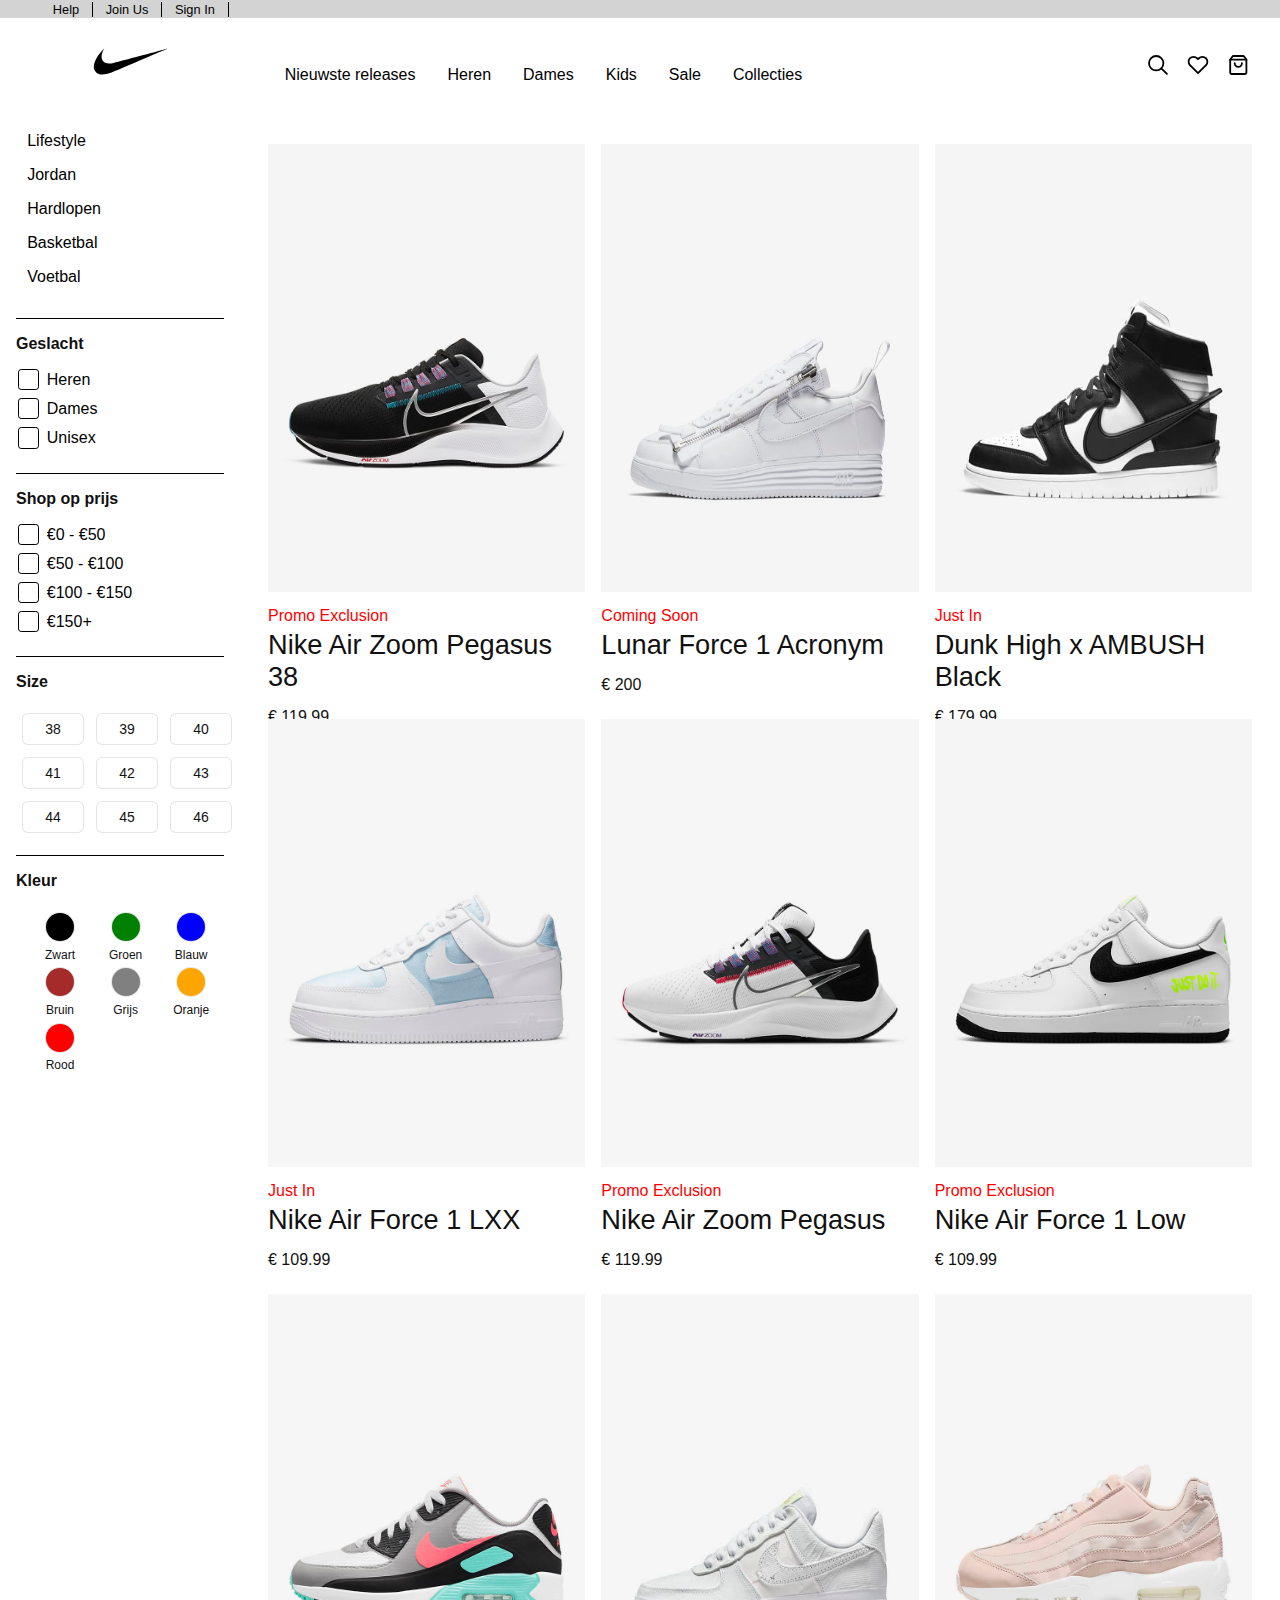
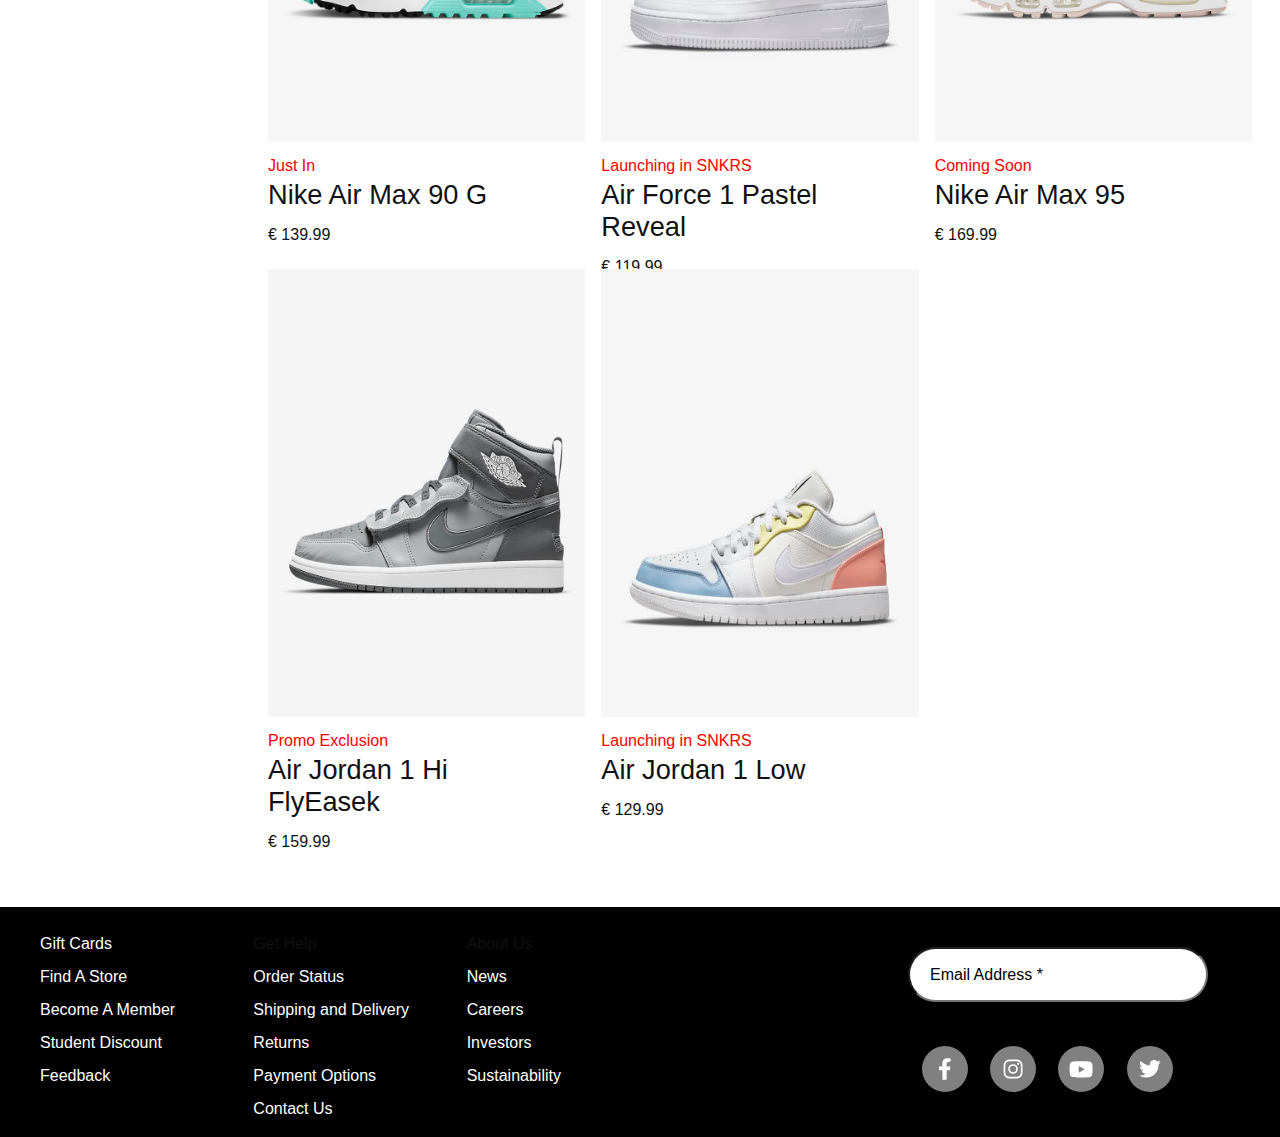
<file: index.html>
<html lang="en">
<head>
    <meta charset="UTF-8">
    <meta http-equiv="X-UA-Compatible" content="IE=edge">
    <meta name="viewport" content="width=device-width, initial-scale=1.0">
    <title>Kine Shop</title>

    <link rel="stylesheet" href="css/style.css">
</head>

<body id="overview">

    <header>

        <nav class="joinus-signin">
            <ul>
                <li><a href="#">Help</a></li>
                <li><a href="#">Join Us</a></li>
                <li><a href="#">Sign In</a></li>
            </ul>
        </nav>

        <nav class="header">
            <a href="index.html"><img class="logo" src="images/nike-logo.svg" alt="Logo van de website"></a>
            <ul>
                <li><a href="#">Nieuwste releases</a></li>
                <li><a href="#">Heren</a></li>
                <li><a href="#">Dames</a></li>
                <li><a href="#">Kids</a></li>
                <li><a href="#">Sale</a></li>
                <li><a href="#">Collecties</a></li>
            </ul>

            <ul class="search-wish-shopping">
                <button class="search-icon"><img src="images/icons/searchicon.svg" alt="search-icon"></button>
                <button class="wishlist-icon"><img src="images/icons/wishlisticoon.svg" alt="hartje"></button>
                <button class="shopping-bag-icon"><img src="images/icons/shoppingbagsicon.svg" alt="shopping-bag-icon" title="shopping bag"></button>
            </ul>
            
        </nav>

    </header>

    <main>

        <section class="filter">

            <ul class="categories">
                <li><a href="#">Lifestyle</a></li>
                <li><a href="#">Jordan</a></li>
                <li><a href="#">Hardlopen</a></li>
                <li><a href="#">Basketbal</a></li>
                <li><a href="#">Voetbal</a></li>
            </ul>

            <h3>Geslacht</h3>
            <ul class="geslacht">
                <li>
                    <input type="checkbox" id="heren" name="heren" value="heren"/>
                    <label for="heren">Heren</label>
                </li>
                <li>
                    <input type="checkbox" id="dames" name="dames" value="dames"/>
                    <label for="dames">Dames</label>
                </li>
                <li>
                    <input type="checkbox" id="unisex" name="unisex" value="unisex"/>
                    <label for="unisex">Unisex</label>
                </li>
            </ul>

            <h3>Shop op prijs</h3>
            <ul class="prijs">
                <li>
                    <input type="checkbox" id="0-50" name="0-50" value="0-50"/>
                    <label for="0-50">€0 - €50</label>
                </li>
                <li>
                    <input type="checkbox" id="50-100" name="50-100" value="50-100"/>
                    <label for="50-100">€50 - €100</label>
                </li>
                <li>
                    <input type="checkbox" id="100-150" name="100-150" value="100-150"/>
                    <label for="100-150">€100 - €150</label>
                </li>
                <li>
                    <input type="checkbox" id="150+" name="150+" value="150+"/>
                    <label for="150+">€150+</label>
                </li>
            </ul>

            <h3>Size</h3>
            <section class="size">
                <button>38</button>
                <button>39</button>
                <button>40</button>
                <button>41</button>
                <button>42</button>
                <button>43</button>
                <button>44</button>
                <button>45</button>
                <button>46</button>
            </section>

            <h3>Kleur</h3>
            <section class="kleur">
                <ul>
                    <li><button class="kleurzwart"></button>Zwart</li>
                    <li><button class="kleurgroen"></button>Groen</li>
                    <li><button class="kleurblauw"></button>Blauw</li>
                    <li><button class="kleurbruin"></button>Bruin</li>
                    <li><button class="kleurgrijs"></button>Grijs</li>
                    <li><button class="kleuroranje"></button>Oranje</li>
                    <li><button class="kleurrood"></button>Rood</li>
                </ul>
                
            </section>
                
        </section>

        <section class="mainsneakers"></section>
        
    </main>

    <footer>

        <section id="customer-service">

            <ul>
                <li><a href="#">Gift Cards</a></li>
                <li><a href="#">Find A Store</a></li>
                <li><a href="#">Become A Member</a></li>
                <li><a href="#">Student Discount</a></li>
                <li><a href="#">Feedback</a></li>
            </ul>
        
            <ul>
                <li>Get Help</li>
                <li><a href="#">Order Status</a></li>
                <li><a href="#">Shipping and Delivery</a></li>
                <li><a href="#">Returns</a></li>
                <li><a href="#">Payment Options</a></li>
                <li><a href="#">Contact Us</a></li>
            </ul>

            <ul>
                <li>About Us</li>
                <li><a href="#">News</a></li>
                <li><a href="#">Careers</a></li>
                <li><a href="#">Investors</a></li>
                <li><a href="#">Sustainability</a></li>
            </ul>

        </section>
        
        <div>
            
            <form action="#">
                <input type="email" id="email" placeholder="Email Address *" name="email">
                <button type="submit">Subscribe</button>
            </form>
            
            <ul class="social-media">
                <li><a href="#"><img src="images/icons/facebook-icon.svg" alt="facebook-icon"></a></li>
                <li><a href="#"><img src="images/icons/instagram-icon.svg" alt="instagram-icon"></a></li>
                <li><a href="#"><img src="images/icons/youtube-icon.svg" alt="youtube-icon"></a></li>
                <li><a href="#"><img src="images/icons/twitter-icon.svg" alt="twitter-icon"></a></li>
            </ul>
        </div>

    </footer>
    
    <script src="js/shoes.js"></script>
    <script src="js/shoe-overview.js"></script>
    <script src="js/main.js"></script>
</body>
</html>
</file>
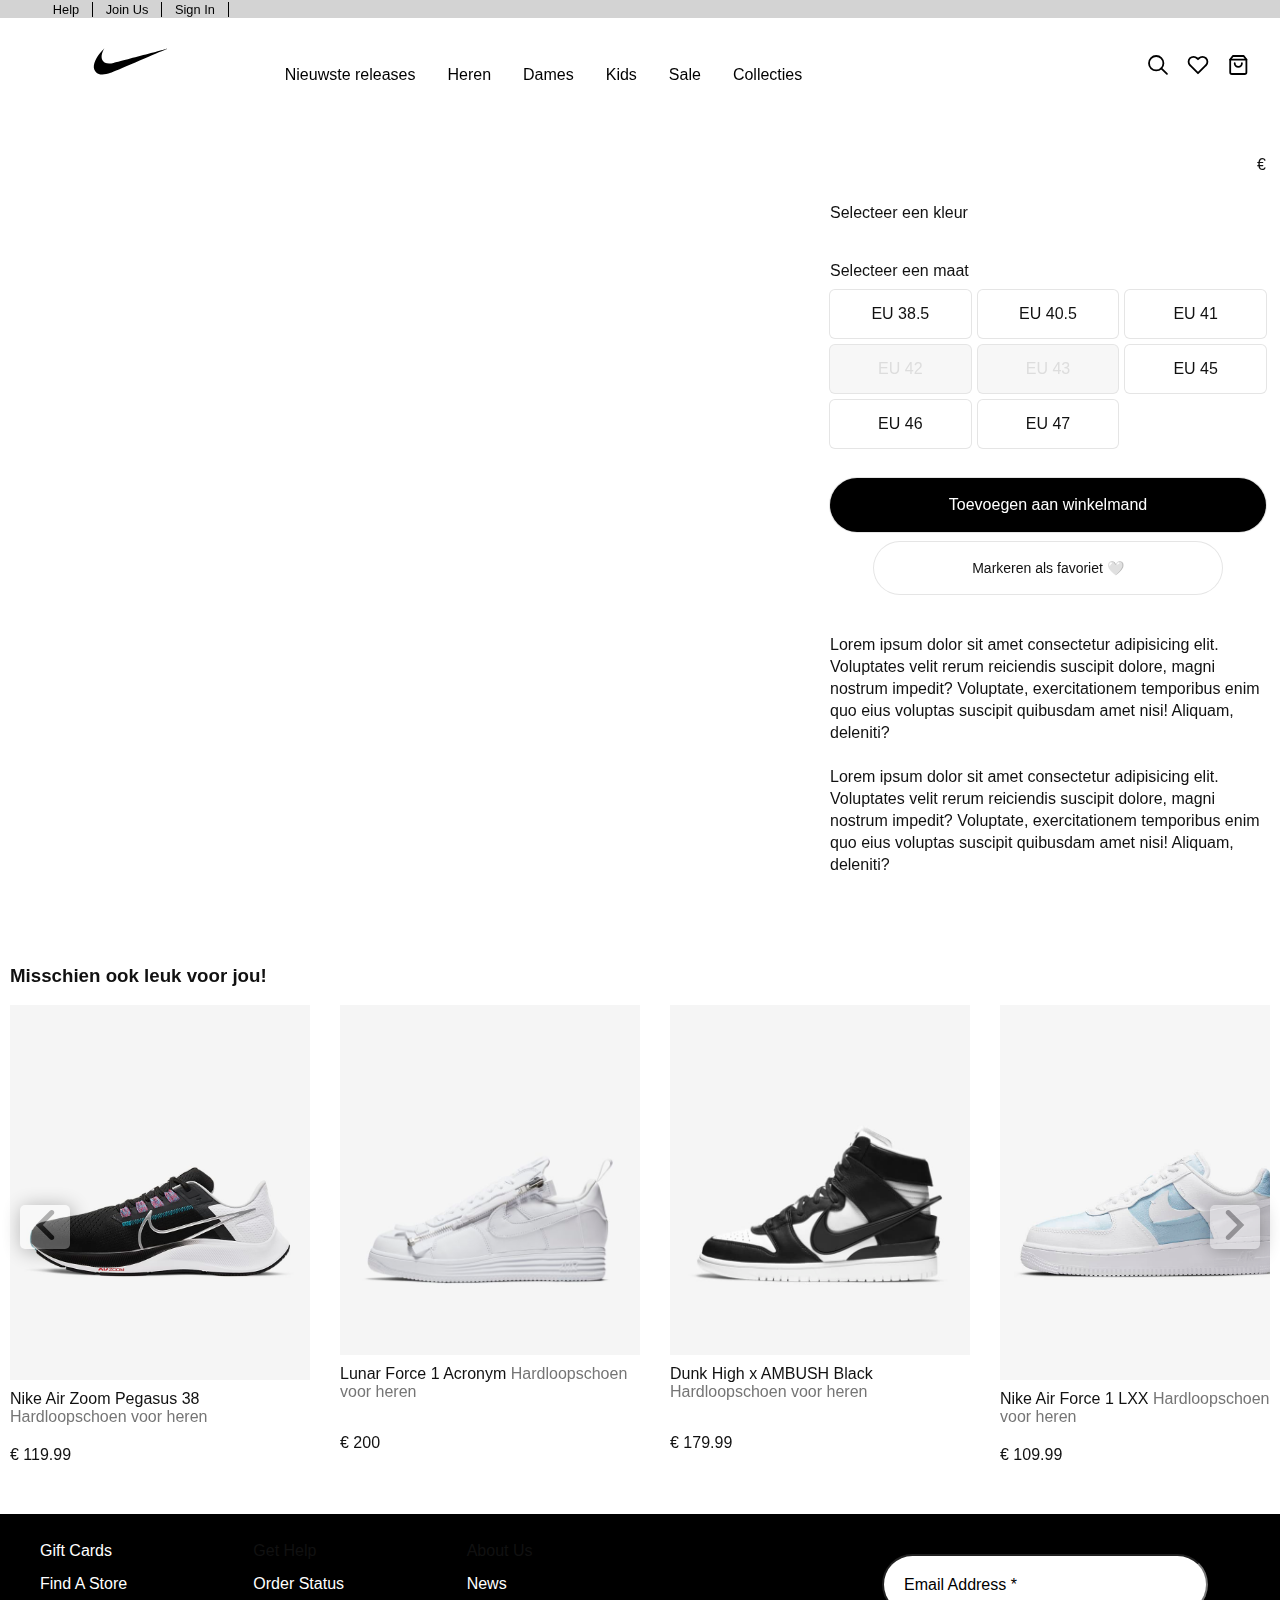
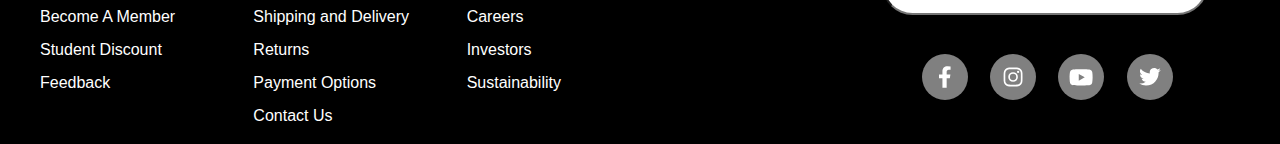
<file: shoe.html>
<!DOCTYPE html>
<html lang="en">
<head>
    <meta charset="UTF-8">
    <meta http-equiv="X-UA-Compatible" content="IE=edge">
    <meta name="viewport" content="width=device-width, initial-scale=1.0">
    <title>Kine Shop</title>

    <link rel="stylesheet" href="css/style.css">
</head>
<body id="detail">
    <header>

        <nav class="joinus-signin">
            <ul>
                <li><a href="#">Help</a></li>
                <li><a href="#">Join Us</a></li>
                <li><a href="#">Sign In</a></li>
            </ul>
        </nav>

        <nav class="header">
            <a href="index.html"><img class="logo" src="images/nike-logo.svg" alt="Logo van de website"></a>
            <ul>
                <li><a href="index.html">Nieuwste releases</a></li>
                <li><a href="index.html">Heren</a></li>
                <li><a href="index.html">Dames</a></li>
                <li><a href="index.html">Kids</a></li>
                <li><a href="index.html">Sale</a></li>
                <li><a href="index.html">Collecties</a></li>
            </ul>

            <ul class="search-wish-shopping">
                <button class="search-icon"><img src="images/icons/searchicon.svg" alt="search-icon"></button>
                <button class="wishlist-icon"><img src="images/icons/wishlisticoon.svg" alt="hartje"></button>
                <button class="shopping-bag-icon"><img src="images/icons/shoppingbagsicon.svg" alt="shopping-bag-icon" title="shopping bag"></button>
            </ul>
            
        </nav>

    </header>
    <main>
        
        <article id="mobile-heading" class="heading">
            <section>    
                <h2></h2>
                <h1></h1>
            </section>
            <span>€</span>
        </article>

        <section class="images">
            <div></div>
        </section>

        <section>

            <section id="desktop-heading" class="heading">
                <section>
                    <h2></h2>
                    <h1></h1>
                </section>

                <section>
                    <span>€</span>
                </section>
            </section>

            <section id="shoe-colors">
                <span>Selecteer een kleur</span>
                <div></div>
            </section>

            <section>
                <span>Selecteer een maat</span>
                
                <div id="shoe-sizes">
                    <button>EU 38.5</button>
                    <button>EU 40.5</button>
                    <button>EU 41</button>
                    <button class="empty">EU 42</button>
                    <button class="empty">EU 43</button>
                    <button>EU 45</button>
                    <button>EU 46</button>
                    <button>EU 47</button>
                </div>
            </section>

            <section>
                <button class="add-to-cart primary">Toevoegen aan winkelmand</button>
                <button>Markeren als favoriet 🤍</button>
            </section>

            <aside id="cart-popup">

                <span></span>
                <button class="close">✖</button>
                <section>

                    <img>
                    
                    <div>
                        <span></span>
                        <span></span>
                        <span></span>
                        <span></span>
                    </div>
                </section>
                <section class="buttons">
                    <button>Bekijk winkelmand</button>
                    <button class="primary">Afrekenen</button>
                </section>
            </aside>

            <section>
                <p>
                    Lorem ipsum dolor sit amet consectetur adipisicing elit. 
                    Voluptates velit rerum reiciendis suscipit dolore, magni nostrum impedit? 
                    Voluptate, exercitationem temporibus enim quo eius voluptas suscipit quibusdam amet nisi! Aliquam, deleniti?
                    <br><br>
                    Lorem ipsum dolor sit amet consectetur adipisicing elit. 
                    Voluptates velit rerum reiciendis suscipit dolore, magni nostrum impedit? 
                    Voluptate, exercitationem temporibus enim quo eius voluptas suscipit quibusdam amet nisi! Aliquam, deleniti?
                </p>
            </section>
        </section>
        
        <section id="for-you">

            <h3>Misschien ook leuk voor jou!</h3>
            <div>
                <figure>
                    <img draggable="false" src="images/air-zoom-pegasus-38-hardloopschoen-heren-jRRc9F.jpg" alt="">
                    <section>
                        <span>Nike Air Zoom Pegasus 38</span>
                        <span>Hardloopschoen voor heren</span>
                    </section>

                    <span>€ 119,99</span>
                </figure>
                <figure>
                    <img draggable="false" src="images/air-zoom-pegasus-38-hardloopschoen-heren-jRRc9F.jpg" alt="">
                    <section>
                        <span>Nike Air Zoom Pegasus 38</span>
                        <span>Hardloopschoen voor heren</span>
                    </section>
                    <span>€ 119,99</span>
                </figure>
                <figure>
                    <img draggable="false" src="images/air-zoom-pegasus-38-hardloopschoen-heren-jRRc9F.jpg" alt="">
                    <section>
                        <span>Nike Air Zoom Pegasus 38</span>
                        <span>Hardloopschoen voor heren</span>
                    </section>
                    <span>€ 119,99</span>
                </figure>
                <figure>
                    <img draggable="false" src="images/air-zoom-pegasus-38-hardloopschoen-heren-jRRc9F.jpg" alt="">
                    <section>
                        <span>Nike Air Zoom Pegasus 38</span>
                        <span>Hardloopschoen voor heren</span>
                    </section>
                    <span>€ 119,99</span>
                </figure>
                <figure>
                    <img draggable="false" src="images/air-zoom-pegasus-38-hardloopschoen-heren-jRRc9F.jpg" alt="">
                    <section>
                        <span>Nike Air Zoom Pegasus 38</span>
                        <span>Hardloopschoen voor heren</span>
                    </section>
                    <span>€ 119,99</span>
                </figure>
                <figure>
                    <img draggable="false" src="images/air-zoom-pegasus-38-hardloopschoen-heren-jRRc9F.jpg" alt="">
                    <section>
                        <span>Nike Air Zoom Pegasus 38</span>
                        <span>Hardloopschoen voor heren</span>
                    </section>
                    <span>€ 119,99</span>
                </figure>
                <figure>
                    <img draggable="false" src="images/air-zoom-pegasus-38-hardloopschoen-heren-jRRc9F.jpg" alt="">
                    <section>
                        <span>Nike Air Zoom Pegasus 38</span>
                        <span>Hardloopschoen voor heren</span>
                    </section>
                    <span>€ 119,99</span>
                </figure>
            </div>
            <div id="controls">
                <span data-scroll_controll="prev">
                    <svg aria-hidden="true" fill="#111" height="30px" width="30px" viewBox="0 0 185.4 300">
                        <path  d="M160.4 300c-6.4 0-12.7-2.5-17.7-7.3L0 150 142.7 7.3c9.8-9.8 25.6-9.8 35.4 0 9.8 9.8 9.8 25.6 0 35.4L70.7 150 178 257.3c9.8 9.8 9.8 25.6 0 35.4-4.9 4.8-11.3 7.3-17.6 7.3z"></path>
                    </svg>
                </span>
                <span data-scroll_controll="next">
                    <svg aria-hidden="true" fill="#111" height="30px" width="30px" viewBox="0 0 185.4 300">
                        <path d="M7.3 292.7c-9.8-9.8-9.8-25.6 0-35.4L114.6 150 7.3 42.7c-9.8-9.8-9.8-25.6 0-35.4s25.6-9.8 35.4 0L185.4 150 42.7 292.7c-4.9 4.8-11.3 7.3-17.7 7.3-6.4 0-12.7-2.5-17.7-7.3z"></path>
                    </svg>
                </span>
            </div>
        </section>
    </main>

    <footer>

        <section id="customer-service">

            <ul>
                <li><a href="#">Gift Cards</a></li>
                <li><a href="#">Find A Store</a></li>
                <li><a href="#">Become A Member</a></li>
                <li><a href="#">Student Discount</a></li>
                <li><a href="#">Feedback</a></li>
            </ul>
        
            <ul>
                <li>Get Help</li>
                <li><a href="#">Order Status</a></li>
                <li><a href="#">Shipping and Delivery</a></li>
                <li><a href="#">Returns</a></li>
                <li><a href="#">Payment Options</a></li>
                <li><a href="#">Contact Us</a></li>
            </ul>

            <ul>
                <li>About Us</li>
                <li><a href="#">News</a></li>
                <li><a href="#">Careers</a></li>
                <li><a href="#">Investors</a></li>
                <li><a href="#">Sustainability</a></li>
            </ul>

        </section>
        
        <div>

            <form action="#">
                <input type="email" id="email" placeholder="Email Address *" name="email">
                <button type="submit">Subscribe</button>
            </form>
            
            <ul class="social-media">
                <li><a href="#"><img src="images/icons/facebook-icon.svg" alt="facebook-icon"></a></li>
                <li><a href="#"><img src="images/icons/instagram-icon.svg" alt="instagram-icon"></a></li>
                <li><a href="#"><img src="images/icons/youtube-icon.svg" alt="youtube-icon"></a></li>
                <li><a href="#"><img src="images/icons/twitter-icon.svg" alt="twitter-icon"></a></li>
            </ul>
        </div>

    </footer>
    <script src="js/shoes.js"></script>
    <script src="js/detail.js"></script>
    <script src="js/cart.js"></script>
    <script src="js/main.js"></script>
</body>
</html>
</file>
<file: css/style.css>
:root{
    --text-color: #111111;
    --filters-color: #757575;
    --not-available-bg: rgb(247, 247, 247);
    --not-available-text: rgb(221, 221, 221);
    --announcement-color: #FA5900;
    --section-color: #E5E5E5;
}

html, body, section, figure, button{
    font-family: Helvetica, Arial;
    color: var(--text-color);
    box-sizing: border-box;
    margin: 0;
    padding: 0;
    border:none;
}

html, section, div{
    scroll-behavior: smooth;
}

h1{
    font-weight: 500;
    font-size: 24px;
    line-height: 31px;
}

p{
    font-weight: 500;
    font-size: 16px;
    line-height: 22px;
}

#detail h1{
    font-size: 28px;
    font-weight: 500;
    line-height: 1.2;
}

#detail h2{
    font-size: 16px;
    font-weight: 500;
    line-height: 1.2;
}

#detail main {
    display: flex;
    flex-wrap: wrap;
    max-width: 1440px;
    margin: 20px auto;
}

#detail main > section:first-of-type{
    width: calc(100% - 500px);
    margin-right: 20px;
}

#detail main > section:first-of-type > div{
    display: flex;
    flex-wrap: wrap;
}

#detail main > section:first-of-type > div > figure{
    display: flex;
    flex-direction: row;
    flex-wrap: wrap;
    justify-content: flex-start;
    padding: 10px;
    width: 50%;
}

#detail main > section:first-of-type > div > figure > img{
    display: block;
    float: left;
    flex: 0 0 auto;
    width: 100%;
}

#detail main > section:nth-of-type(2){
    padding: 0 10px 10px;
    margin-left: 20px;
    width: 456px;
}

#detail main > section:nth-of-type(2) > section:first-child{
    display: flex;
    justify-content: space-between;
}

#detail main > section:nth-of-type(2) > section{
    margin-bottom: 30px;
    gap: 10px;
}

#detail main > section:nth-of-type(2) > section:nth-of-type(2) span{
    display: block;
    margin: 30px 0 10px;
}

#detail main > section:nth-of-type(2) > section > div{
    display: flex;
    margin-bottom: 30px;
    gap: 10px;
}

#detail main > section:nth-of-type(2) > section:first-of-type > section:first-child{
    max-width: 300px;
}

#detail main > section:nth-of-type(2) > section:first-of-type > section:last-child{
    margin-top: 20px;
}

#detail main > section:nth-of-type(2) > section:nth-of-type(2) a{
    width: auto;
}

#detail main > section:nth-of-type(2) > section:nth-of-type(2) a img{
    width: 100%;
    height: auto;
    border-radius: 10px;
}

#detail main > section:nth-of-type(2) > section:nth-of-type(2) a img.empty{
    cursor: initial;
    filter: contrast(0.5);
}

#detail main > section:nth-of-type(2) > section:nth-of-type(2) a.active img{
    border: 1px solid black;
}

#detail main > section:nth-of-type(2) > section:nth-of-type(3){
    display: block;
}

#detail main > section:nth-of-type(2) > section:nth-of-type(3) > div{
    display: grid;
    grid-template-columns: repeat(3, 1fr);
    gap: 7px;
    margin-top: 10px;
}

#detail main > section:nth-of-type(2) > section:nth-of-type(3) > div > button{
    cursor: pointer;
    display: flex;
    justify-content: center;
    align-items: center;
    flex-grow: 1;
    /* width: calc(100% / 3 - 20px); */
    height: 48px;
    border-radius: 5px;
    background-color: white;
    border:none;
    box-shadow: rgb(229 229 229) 0px 0px 0px 1px;
    font-size: 16px;
}

#detail main > section:nth-of-type(2) > section:nth-of-type(3) > div > button.empty{
    cursor: initial;
    background-color: var(--not-available-bg);
    color: var(--not-available-text);
}

#detail main > section:nth-of-type(2) > section:nth-of-type(3) > div > button.active{
    border: 1px solid black;
}

#detail main > section:nth-of-type(2) > section:nth-of-type(4){
    display: block;
    text-align: center;
}

#detail main > section:nth-of-type(2) > section:nth-of-type(4) > button{
    width: 80%;
    margin-bottom: 10px;
    padding: 18px 24px;
    border-radius: 30px;
    background-color: white;
    font-size: 14px;
    box-shadow: rgb(229 229 229) 0px 0px 0px 1px;
}

#detail main > section:nth-of-type(2) > section:nth-of-type(4) > button.primary{
    width: 100%;
    font-size: 16px;
    background-color: black;
    color: white;
}

#detail main > section:nth-of-type(3)::-webkit-scrollbar{
    display: none;
}

#detail main > section:nth-of-type(3){
    position: relative;
    margin-top: 30px;
    padding: 0 10px;
    overflow-x: scroll;
}

#detail main > section:nth-of-type(3) > div::-webkit-scrollbar{
    display: none;
}

#detail main > section:nth-of-type(3) > div{
    display: flex;
    flex-wrap: nowrap;
    overflow-x: scroll;
    cursor: grab;
}

#detail main > section:nth-of-type(3) > div > figure{
    display: flex;
    flex-direction: row;
    flex-wrap: wrap;
    justify-content: flex-start;
    margin-right: 30px;
    width: 300px;
}

#detail main > section:nth-of-type(3) > div > figure > img{
    display: block;
    float: left;
    flex: 0 0 auto;
    width: 300px;
}

#detail main > section:nth-of-type(3) > div > figure > section{
    margin: 10px 0 20px; 
}

#detail main > section:nth-of-type(3) > div > figure > section > span{
    margin: 10px 0; 
}

#detail main > section:nth-of-type(3) > div > figure > section > span:last-child{
    color: var(--filters-color);
}

#controls span{
    cursor: pointer;
    position: absolute;
    top: 50%;
    transform: translateX(-50%); 
    padding: 5px 10px;
    background-color: transparent;
    background-color: white;
    opacity: 0.3;
    border-radius: 5px;
    filter:drop-shadow(2px 2px 10px black);
    transition: opacity .3s;
}

#controls span:hover{
    opacity: 1;
}

#controls span:first-child{
    left: 45px;
}

#controls span:last-child{
    right: -5px;
}

#mobile-heading{
    display: none;
}

aside#cart-popup{
    opacity: 0;
    position: fixed;
    top: 20px;
    right: 20px;
    width: 300px;
    padding: 20px;
    transition: height 1s ease-in-out;
    border: 1px solid black;
    background-color: white;
    transition: top .3s ease-out, opacity .3s ease-out;
    z-index: -1;
}

aside#cart-popup.show{
    opacity: 1;
    transition: top .3s ease-out, opacity .3s ease-out;
    z-index: 99999;
}

aside#cart-popup > button.close{
    cursor: pointer;
    float: right;
    margin-right: 10px;
    width: 30px;
    height: 30px;
}

aside#cart-popup > section{
    margin-top: 20px;
    display: flex;
    justify-content: space-between;
}

aside#cart-popup > section > img{
    position: relative;
    width: 25%;
    margin-right: 20px;
}

aside#cart-popup > section > div{
    display: flex;
    flex-direction: column;
    justify-content: space-around;
    position: relative;
}

aside#cart-popup > section > div > span:nth-of-type(2), aside#cart-popup > section > div > span:nth-of-type(3){
    color: var(--filters-color);
}

aside#cart-popup > section.buttons > button{
    margin-bottom: 10px;
    padding: 18px 24px;
    border-radius: 30px;
    background-color: white;
    font-size: 14px;
    box-shadow: rgb(229 229 229) 0px 0px 0px 1px;
}

aside#cart-popup > section.buttons > button.primary{
    font-size: 16px;
    background-color: black;
    color: white;
}

@media screen and (max-width: 1023px) {

    #mobile-heading{
        display: flex;
        justify-content: space-between;
        align-items: baseline;
        margin: 0 10px;
    }

    #mobile-heading > section{
        max-width: 75%;
    }

    #mobile-heading h1, #mobile-heading h2{
        margin: 10px 0;
    }

    #controls, #desktop-heading{
        display: none !important;
    }

    #detail main{
        padding: 10px;
    }

    #detail main > section:nth-of-type(2){
        width: 100%;
        margin: 0;
    }

    #detail main {
        display: block;
    }
    
    #detail main > section:first-of-type{
        position: relative;
        flex-wrap: nowrap;
        overflow-x: scroll;
        width: 100%;
    }

    #detail main > section:first-of-type > figure > img{
        width: 100%;
    }

    #detail main > section:first-of-type > div > figure > img{
        width: 100%;
    }
}

@media screen and (max-width: 424px){

    #detail main > section:first-of-type > div{
        display: flex;
        flex-wrap: nowrap;
        overflow-x: scroll;
    }
    
    #detail main > section:first-of-type > div > figure{
        display: flex;
        flex-direction: row;
        flex-wrap: wrap;
        flex-shrink: 0;
        width: 100%;
        margin-right: 20px;
    }

    #detail main > section:first-of-type > div > figure > img{
        display: block;
        float: left;
        width: 100%;
    }

    #detail main > section:nth-of-type(3) > div > figure, 
    #detail main > section:nth-of-type(3) > div > figure > img{
        width: 100%;
        flex-shrink: 0;
    }
}
/* overviewpagina */

a {
    color: black;
    text-decoration: none;
}

nav.joinus-signin {
    background-color: lightgrey;
}

.joinus-signin ul {
    font-family: 'PT Sans Narrow', sans-serif;
    display: flex; 
    margin: 0;
}
  
.joinus-signin li {
    list-style-type: none;
  }
  
.joinus-signin a {
    padding-right: 1em;
    padding-left: 1em;
    border-right-style: solid;
    border-right-width: 1px;
    text-decoration: none;
    font-family: 'PT Sans Narrow', sans-serif;
    font-size: .8em;
    color: black;
}

.header {
    display: flex;
    flex-wrap: wrap;
    justify-content: space-evenly;
    margin-top: 1em;
}


header button {
    border: none;
    background-color: transparent;
    outline: none;
    position: relative;
}
  
header button img {
    width: 30px;
    height: 30px;
}
  
.header ul:first-of-type {
    display: flex;
    flex-wrap: wrap;
    /* margin-left: auto;
    margin-right: auto; */
}

.header ul li {
    padding: 1em;
    list-style: none;
    text-align: center;
}
  
header a .logo {
    width: 75px;
    height: 55px;
    align-items: left;
    margin-left: 2em;
}
  
.search-wish-shopping{
    display: block;
    width: 300px;
}
.search-icon {
    position: absolute;
    right: 8em;
}

.wishlist-icon {
    position: absolute;
    right: 5em;
}

.shopping-bag-icon {
    position: absolute;
    right: 2em;
}

#overview main {
    display:grid;
    grid-template-columns: 15em 1fr;
}

/* filter */

.categories {
    padding-inline-start: .7em;
}

.categories li {
    margin-bottom: 1em;
    font-weight: 400;
}

ul.categories, ul.geslacht, ul.prijs, .size {
    border-bottom: solid black 1px;
    padding-bottom: 1em;
}

.filter h3 {
    font-size: 16px;
    font-weight: 550;
}

.filter {
    margin-left: 1em;
    margin-right: 1em;
}

.filter ul li {
    list-style: none;
}

ul.geslacht {
    padding-inline-start: .1em;
    align-content: right;
}

ul.prijs {
    padding-inline-start: .1em;
    align-content: right;
}

input[type=checkbox] + label{
    font-family: 'Source Sans Pro', sans-serif;
    font-size: 16px;
    color: black;
}

input[type=checkbox] {
    display: none;
}

input[type=checkbox] + label:before {
    content: "\2714";
    border: 0.1em solid black;
    border-radius: 0.2em;
    display: inline-block;
    width: 1em;
    height: 1em;
    padding-left: 0.2em;
    padding-bottom: 0.2em;
    margin-right: .5em;
    margin-bottom: .5em;
    vertical-align: center;
    color: transparent;
    transition: .1s;

}

input[type=checkbox] + label:active:before {
    transform: scale(0.5s);
}

input[type=checkbox]:checked + label:before {
    background-color: black;
    border-color: black;
    color: white;
}

.size {
    display: grid;
    grid-template-columns: 1fr 1fr 1fr;
}

.size button {
    background-color: white;
    margin: .5em;
    text-align: center;
    border:none;
    box-shadow: rgb(229 229 229) 0px 0px 0px 1px;
    border-radius: 5px;
    font-size: 14px;
    height: 30px;
    width: 60px;
}

.size button.active {
    box-shadow: black 0px 0px 0px 2px;
    font-weight: 700;
}

.kleur ul{
    display: grid;
    grid-template-columns: 1fr 1fr 1fr;
    text-align: center;
    padding-inline-start: .7em;
}

.kleur li {
    font-size: 12px;
}

.kleur button {
    background-color: white;
    margin: .5em;
    border:none;
    box-shadow: rgb(229 229 229) 0px 0px 0px 1px;
    border-radius: 50%;
    height: 28px;
    width: 28px;
}

.kleur button.active{
    box-shadow: black 0px 0px 1px 3px;
}

button.kleurzwart {
    background-color: black;
}

button.kleurzwart.active {
    box-shadow: grey 0px 0px 1px 3px;
}

button.kleurgroen {
    background-color: green;
}

button.kleurblauw {
    background-color: blue;
}

button.kleurbruin {
    background-color: brown;
}

button.kleurgrijs {
    background-color: grey;
}

button.kleuroranje {
    background-color: orange;
}

button.kleurrood {
    background-color: red;
}

.mainsneakers img {
    width: 100%;
    height: 80%;
}

.mainsneakers  {
    display:grid;
    grid-template-columns:1fr 1fr 1fr;
    grid-gap: 1em;
    padding: 1.75em;
    margin-top: 0;
    row-gap: 15px;
}

#overview article {
    position: relative;
    text-align: left;
    height: 35em;
}

#overview article p:first-of-type {
    color: red;
}
  
#overview h2 {
    font-size: 1.7em;
    margin-top: .2em;
    padding-right: 1em;
    font-weight: normal;
    margin-bottom: .4em;
}

#overview article p {
    margin-bottom: 0;
    line-height: 1em;
}

/* footer */

footer {
    margin-top: 50px;
    background-color: black;
    color: #919191;
    font-size: 1em;
    bottom: 0;
    display: grid;
    position: relative;
    display: flex;
    flex-wrap: wrap;
    justify-content: space-between;
}

footer a {
    color: white;
    font-size: 1em;
    text-decoration: none;
    border-bottom: none;
}

footer form {
    position: absolute;
    right: 0;
    margin-right: 4.5em;
    margin-top: 2em;
}
  
footer form input {
    width: 300px;
    height: 55px;
    background-color: white;
    padding-left: 20px;
    font-family: 'PT Sans Narrow', sans-serif;
    font-size: 1em;
    margin-top: .5em;
    outline: none;
    border-radius: 5em;
   
}
  
footer form input::placeholder {
    color: black;
}
  
footer form button {
    display: none;
}

#customer-service {
    width: 50%;
    display: grid;
    grid-template-columns: 1fr 1fr 1fr;
}
  
#customer-service li {
    list-style-type: none;
    margin-top: .5em;
    font-family: 'PT Sans Narrow', sans-serif;
    font-size: 1em;
    line-height: 25px;
}

.social-media {
    display: flex;
    position: absolute;
    right: 0;
    margin-right: 6em;
    margin-top: 8em;
}
  
.social-media li{
    list-style-type: none;
    padding: .7em;
}
  
.social-media li img {
    width: 30px;
    height: 30px;
    background-color: grey;
    border-radius: 50%;
    padding: .5em;
}

@media screen and (max-width:800px){

    footer{
        height: auto;
    }

    #customer-service{
        width: 100%;
    }

    footer div{
        display: block;
        width: 100%;
        flex-direction: column;
        position: relative;
        height: 250px;
    }

}
</file>
